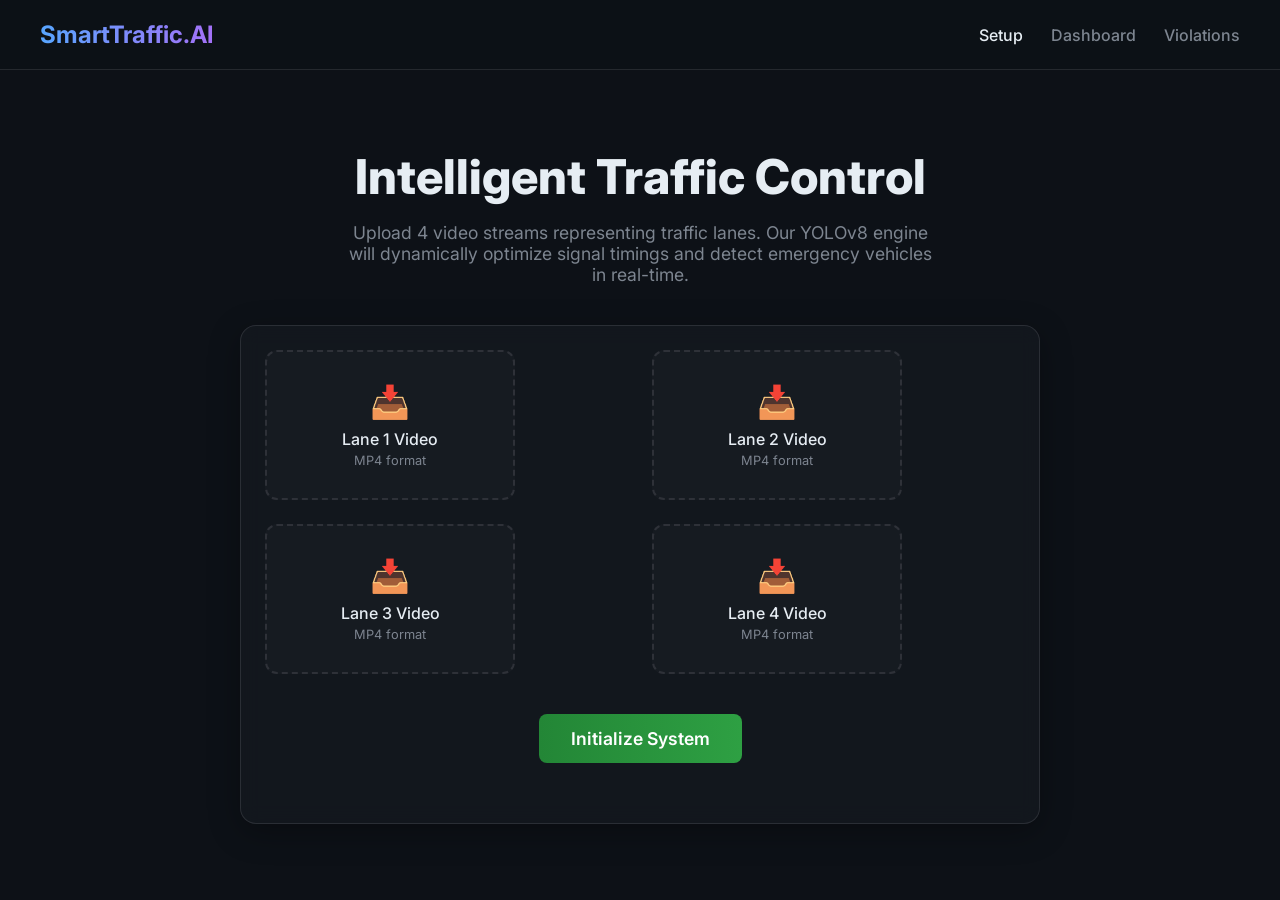
<file: index.html>
<!DOCTYPE html>
<html lang="en">
<head>
    <meta charset="UTF-8">
    <meta name="viewport" content="width=device-width, initial-scale=1.0">
    <title>AI Smart Traffic System</title>
    <link href="https://fonts.googleapis.com/css2?family=Inter:wght@400;500;600;700;800&display=swap" rel="stylesheet">
    <link rel="stylesheet" href="style.css">
</head>
<body>
    <nav>
        <h1>SmartTraffic.AI</h1>
        <div class="links">
            <a href="index.html" class="active">Setup</a>
            <a href="dashboard.html">Dashboard</a>
            <a href="rule_breakers.html">Violations</a>
        </div>
    </nav>
    
    <main class="hero">
        <h2>Intelligent Traffic Control</h2>
        <p>Upload 4 video streams representing traffic lanes. Our YOLOv8 engine will dynamically optimize signal timings and detect emergency vehicles in real-time.</p>
        
        <div class="glass-panel" style="width: 100%; max-width: 800px;">
            <div class="upload-grid">
                <!-- Lane 1 -->
                <label class="upload-box" id="box-1">
                    <span style="font-size: 2rem;">📥</span>
                    <span style="margin-top: 8px; font-weight: 500;">Lane 1 Video</span>
                    <span id="label-1" style="font-size: 0.8rem; color: var(--text-secondary); margin-top: 4px;">MP4 format</span>
                    <input type="file" id="file-1" accept="video/mp4" onchange="handleFileSelect(1)">
                </label>
                <!-- Lane 2 -->
                <label class="upload-box" id="box-2">
                    <span style="font-size: 2rem;">📥</span>
                    <span style="margin-top: 8px; font-weight: 500;">Lane 2 Video</span>
                    <span id="label-2" style="font-size: 0.8rem; color: var(--text-secondary); margin-top: 4px;">MP4 format</span>
                    <input type="file" id="file-2" accept="video/mp4" onchange="handleFileSelect(2)">
                </label>
                <!-- Lane 3 -->
                <label class="upload-box" id="box-3">
                    <span style="font-size: 2rem;">📥</span>
                    <span style="margin-top: 8px; font-weight: 500;">Lane 3 Video</span>
                    <span id="label-3" style="font-size: 0.8rem; color: var(--text-secondary); margin-top: 4px;">MP4 format</span>
                    <input type="file" id="file-3" accept="video/mp4" onchange="handleFileSelect(3)">
                </label>
                <!-- Lane 4 -->
                <label class="upload-box" id="box-4">
                    <span style="font-size: 2rem;">📥</span>
                    <span style="margin-top: 8px; font-weight: 500;">Lane 4 Video</span>
                    <span id="label-4" style="font-size: 0.8rem; color: var(--text-secondary); margin-top: 4px;">MP4 format</span>
                    <input type="file" id="file-4" accept="video/mp4" onchange="handleFileSelect(4)">
                </label>
            </div>
            
            <button class="btn-primary" id="start-btn" onclick="startSystem()">Initialize System</button>
            <div id="status-msg" style="margin-top: 16px; min-height: 20px;"></div>
        </div>
    </main>

    <script src="config.js"></script>
    <script src="script.js"></script>

</body>
</html>
</file>
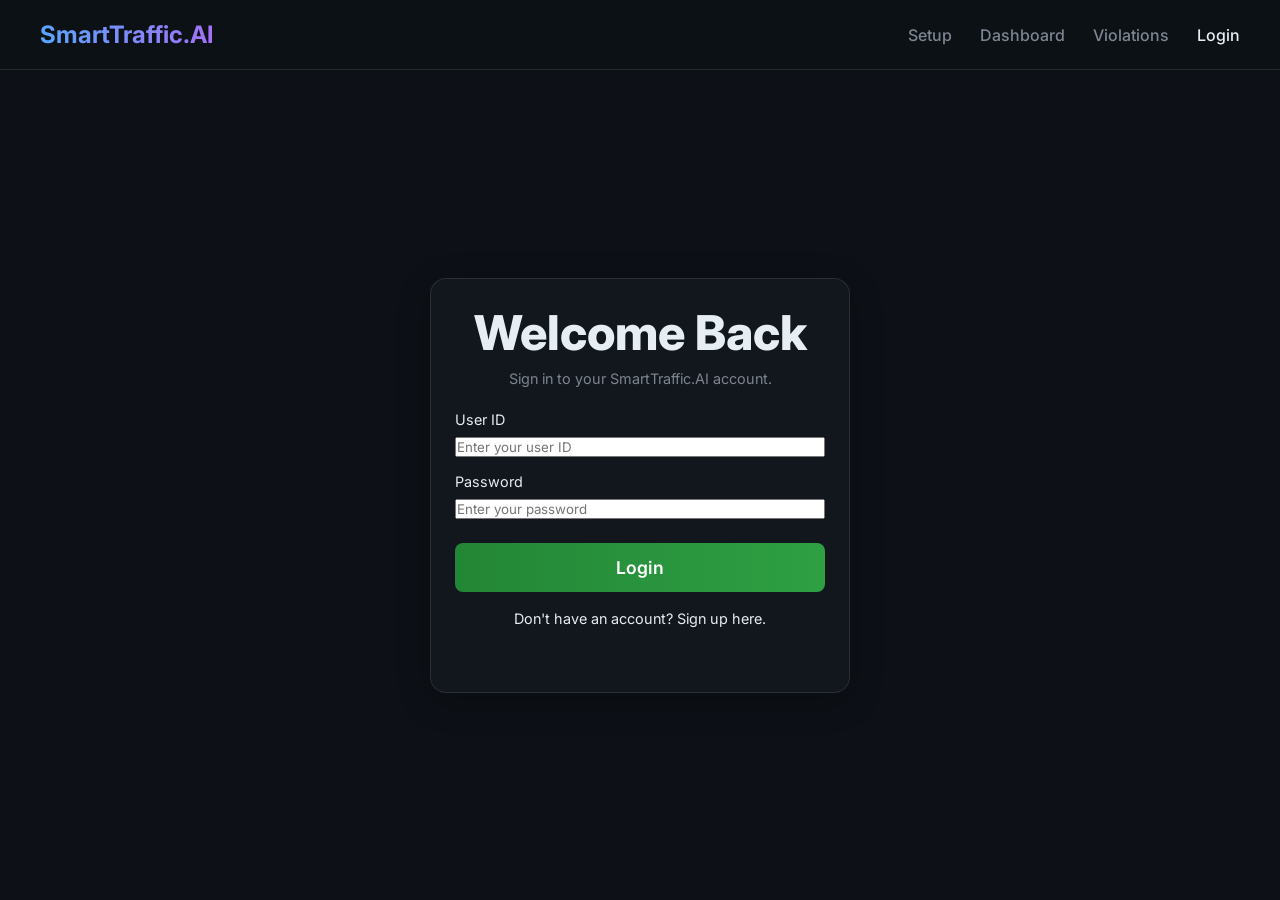
<file: login.html>
<!DOCTYPE html>
<html lang="en">
<head>
    <meta charset="UTF-8">
    <meta name="viewport" content="width=device-width, initial-scale=1.0">
    <title>Login — SmartTraffic.AI</title>
    <link href="https://fonts.googleapis.com/css2?family=Inter:wght@400;500;600;700&display=swap" rel="stylesheet">
    <link rel="stylesheet" href="style.css">
</head>
<body>
    <nav>
        <h1>SmartTraffic.AI</h1>
        <div class="links">
            <a href="index.html">Setup</a>
            <a href="dashboard.html">Dashboard</a>
            <a href="rule_breakers.html">Violations</a>
            <a href="login.html" class="active" id="nav-login-link">Login</a>
            <button type="button" id="nav-logout-btn" class="nav-link-btn" style="display:none" onclick="logout()">Logout</button>
        </div>
    </nav>

    <main class="hero">
        <div class="glass-panel" style="width: 100%; max-width: 420px; margin: 0 auto; text-align: left;">
            <h2 style="margin-bottom: 8px; text-align: center;">Welcome Back</h2>
            <p style="color: var(--text-secondary); font-size: 0.9rem; margin-bottom: 1.5rem; text-align: center;">
                Sign in to your SmartTraffic.AI account.
            </p>

            <!-- Success message from signup redirect -->
            <div id="signup-success-msg" style="display:none; background: rgba(0,200,81,0.1); border: 1px solid var(--green-light); border-radius: 8px; padding: 10px 14px; font-size: 0.88rem; color: var(--green-light); margin-bottom: 1rem; text-align:center;">
                ✅ Account created! Please log in.
            </div>

            <form id="login-form" onsubmit="submitLogin(event)" autocomplete="on">
                <label style="display:block; margin-bottom: 8px; font-size: 0.9rem;">User ID</label>
                <input type="text" id="user_id" name="user_id" required class="login-input"
                       placeholder="Enter your user ID" style="width:100%; margin-bottom: 1rem;" />

                <label style="display:block; margin-bottom: 8px; font-size: 0.9rem;">Password</label>
                <input type="password" id="password" name="password" required class="login-input"
                       placeholder="Enter your password" style="width:100%; margin-bottom: 1.5rem;" />

                <button type="submit" class="btn-primary" style="width:100%;" id="login-btn">Login</button>

                <div style="text-align: center; margin-top: 1rem;">
                    <a href="signup.html" style="font-size: 0.9rem; color: var(--blue-light); text-decoration: none;">
                        Don't have an account? Sign up here.
                    </a>
                </div>
            </form>

            <div id="login-msg" style="margin-top: 16px; min-height: 24px; font-size: 0.9rem; text-align: center;"></div>
        </div>
    </main>

    <script src="config.js"></script>
    <script src="script.js"></script>

    <script>
        // Show success banner if redirected from signup
        const params = new URLSearchParams(window.location.search);
        if (params.get('signup') === 'success') {
            document.getElementById('signup-success-msg').style.display = 'block';
        }

        // If already logged in, redirect to profile
        if (sessionStorage.getItem('token')) {
            window.location.href = 'profile.html';
        }

        async function submitLogin(e) {
            e.preventDefault();
            const msg = document.getElementById('login-msg');
            const btn = document.getElementById('login-btn');

            const user_id  = document.getElementById('user_id').value.trim();
            const password = document.getElementById('password').value;

            btn.disabled = true;
            btn.innerText = 'Logging in…';
            msg.innerText = '';

            try {
                const fd = new FormData();
                fd.append('user_id', user_id);
                fd.append('password', password);

                const res = await fetch(`${API_URL}/api/login`, {
                    method: 'POST',
                    body: fd
                });

                const data = await res.json().catch(() => ({}));

                if (!res.ok) {
                    throw new Error(data.detail || data.message || 'Invalid credentials');
                }

                // Store token and user info
                sessionStorage.setItem('token', data.token);
                sessionStorage.setItem('user_id', data.user_id);
                sessionStorage.setItem('role', data.role || 'user');

                msg.style.color = 'var(--green-light)';
                msg.innerText = '✅ Login successful! Redirecting…';

                window.location.href = 'profile.html';


            } catch (err) {
                msg.style.color = 'var(--red-light)';
                if (err.message === 'Failed to fetch') {
                    msg.innerText = '❌ Cannot reach server. Please ensure the backend is running.';
                } else {
                    msg.innerText = '❌ ' + (err.message || 'Login failed');
                }
                btn.disabled = false;
                btn.innerText = 'Login';
            }
        }

        function logout() {
            sessionStorage.clear();
            window.location.href = 'login.html';
        }
    </script>
</body>
</html>
</file>
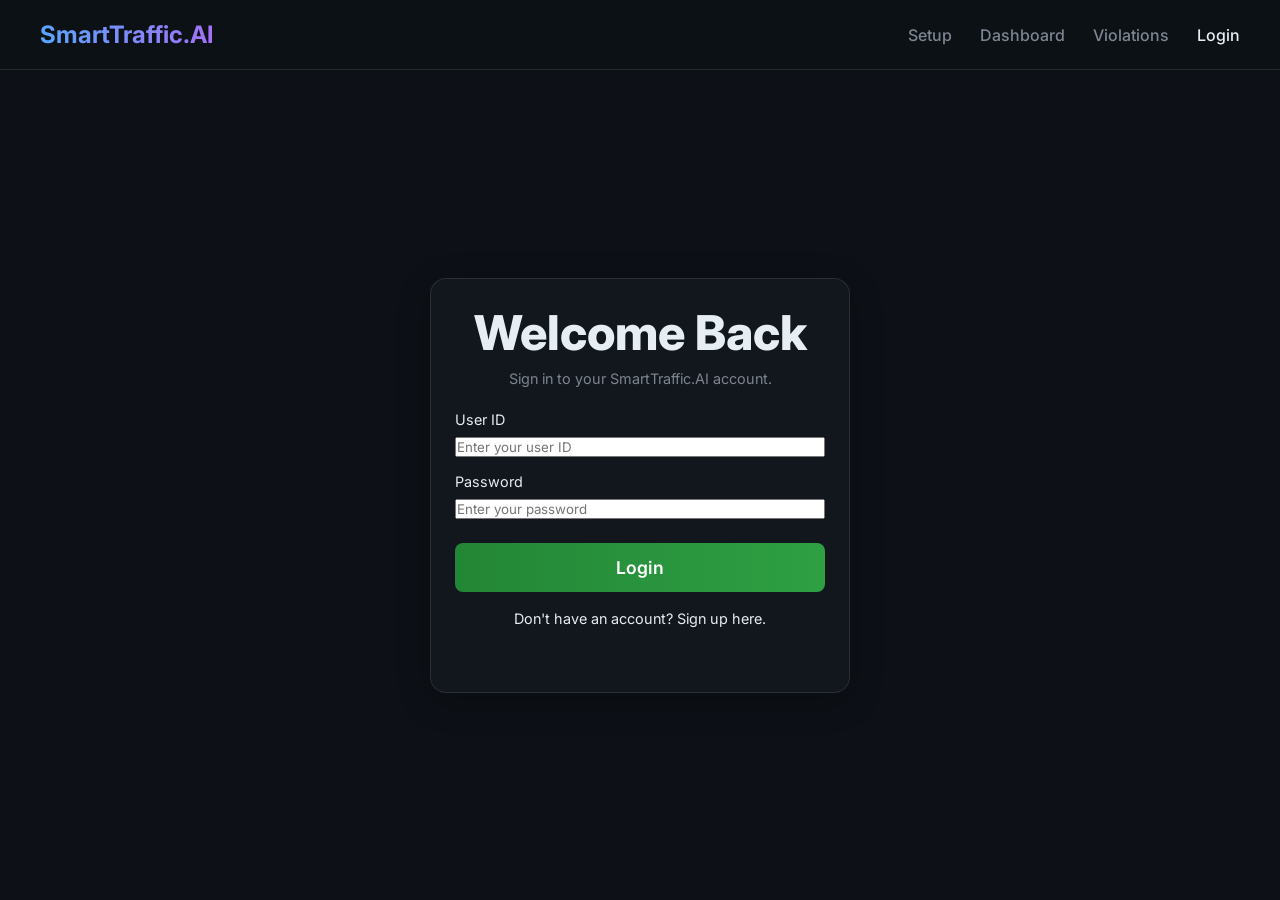
<file: profile.html>
<!DOCTYPE html>
<html lang="en">
<head>
    <meta charset="UTF-8">
    <meta name="viewport" content="width=device-width, initial-scale=1.0">
    <title>Profile — SmartTraffic.AI</title>
    <link href="https://fonts.googleapis.com/css2?family=Inter:wght@400;500;600;700&display=swap" rel="stylesheet">
    <link rel="stylesheet" href="style.css">
    <style>
        .profile-card { display: grid; grid-template-columns: 1fr 1fr; gap: 1rem; }
        .profile-field { display: flex; flex-direction: column; gap: 4px; }
        .profile-label { font-size: 0.78rem; color: var(--text-secondary); text-transform: uppercase; letter-spacing: 0.05em; }
        .profile-value { font-size: 1rem; font-weight: 500; color: var(--text-primary); }
        .role-badge { display: inline-block; padding: 3px 10px; border-radius: 999px; font-size: 0.75rem; font-weight: 600; letter-spacing: 0.05em; }
        .role-admin  { background: rgba(255,100,100,0.15); color: #ff6b6b; border: 1px solid rgba(255,100,100,0.3); }
        .role-user   { background: rgba(88,166,255,0.15); color: var(--blue-light); border: 1px solid rgba(88,166,255,0.3); }
        #profile-loading { text-align: center; color: var(--text-secondary); padding: 2rem 0; }
    </style>
</head>
<body>
    <nav>
        <h1>SmartTraffic.AI</h1>
        <div class="links">
            <a href="index.html" id="nav-upload-link" style="display:none">Setup</a>
            <a href="dashboard.html">Dashboard</a>
            <a href="rule_breakers.html">Violations</a>
            <a href="profile.html" class="active">Profile</a>
            <button type="button" id="nav-logout-btn" class="nav-link-btn" onclick="logout()">Logout</button>
        </div>
    </nav>

    <main class="hero">
        <div class="glass-panel" style="width: 100%; max-width: 560px; margin: 0 auto;">
            <div id="profile-loading">Loading your profile…</div>

            <div id="profile-content" style="display:none;">
                <div style="display:flex; align-items:center; gap: 1rem; margin-bottom: 1.5rem;">
                    <div style="width:56px; height:56px; border-radius:50%; background: var(--blue-light); display:flex; align-items:center; justify-content:center; font-size:1.5rem; font-weight:700; color:#0d1117;" id="avatar-initials">?</div>
                    <div>
                        <div style="font-size:1.25rem; font-weight:700;" id="profile-name">—</div>
                        <span class="role-badge" id="profile-role-badge">user</span>
                    </div>
                </div>

                <div class="profile-card">
                    <div class="profile-field">
                        <span class="profile-label">User ID</span>
                        <span class="profile-value" id="pf-userid">—</span>
                    </div>
                    <div class="profile-field">
                        <span class="profile-label">Region</span>
                        <span class="profile-value" id="pf-region">—</span>
                    </div>
                    <div class="profile-field">
                        <span class="profile-label">Phone</span>
                        <span class="profile-value" id="pf-phone">—</span>
                    </div>
                    <div class="profile-field">
                        <span class="profile-label">Experience</span>
                        <span class="profile-value" id="pf-experience">—</span>
                    </div>
                </div>

                <!-- Admin-only section -->
                <div id="admin-section" style="display:none; margin-top:1.5rem; padding-top:1.5rem; border-top: 1px solid rgba(255,255,255,0.08);">
                    <p style="font-size:0.85rem; color: var(--text-secondary); margin-bottom: 1rem;">
                        🔑 You have <strong>Admin</strong> access. You can manage the full traffic system.
                    </p>
                    <a href="index.html" class="btn-primary" style="text-decoration:none; display:inline-block;">
                        Go to System Setup →
                    </a>
                </div>
            </div>

            <div id="profile-error" style="display:none; color:var(--red-light); text-align:center; padding: 1rem 0;"></div>
        </div>
    </main>

    <script src="config.js"></script>
    <script src="script.js"></script>

    <script>
        const token = sessionStorage.getItem('token');

        // Not logged in → redirect to login
        if (!token) {
            window.location.href = 'login.html';
        }

        function logout() {
            sessionStorage.clear();
            window.location.href = 'login.html';
        }

        async function loadProfile() {
            const loadingEl = document.getElementById('profile-loading');
            const contentEl = document.getElementById('profile-content');
            const errorEl   = document.getElementById('profile-error');

            try {
                const res = await fetch(`${API_URL}/api/profile`, {
                    headers: { 'Authorization': `Bearer ${token}` }
                });

                if (res.status === 401) {
                    sessionStorage.clear();
                    window.location.href = 'login.html?expired=1';
                    return;
                }

                if (!res.ok) {
                    const d = await res.json().catch(() => ({}));
                    throw new Error(d.detail || 'Failed to load profile');
                }

                const user = await res.json();

                // Populate fields
                document.getElementById('profile-name').innerText =
                    `${user.first_name} ${user.last_name}`;
                document.getElementById('avatar-initials').innerText =
                    (user.first_name[0] + user.last_name[0]).toUpperCase();
                document.getElementById('pf-userid').innerText   = user.user_id;
                document.getElementById('pf-region').innerText   = user.region;
                document.getElementById('pf-phone').innerText    = user.phone;
                document.getElementById('pf-experience').innerText = user.experience + ' yrs';

                const roleBadge = document.getElementById('profile-role-badge');
                const role = (user.role || 'user').toLowerCase();
                roleBadge.innerText = role.toUpperCase();
                roleBadge.className = `role-badge role-${role}`;

                // Show setup link and admin section only for admins
                if (role === 'admin') {
                    document.getElementById('admin-section').style.display = 'block';
                    document.getElementById('nav-upload-link').style.display = 'inline';
                }

                loadingEl.style.display = 'none';
                contentEl.style.display = 'block';

            } catch (err) {
                loadingEl.style.display = 'none';
                errorEl.style.display   = 'block';
                if (err.message === 'Failed to fetch') {
                    errorEl.innerText = '❌ Cannot reach server. Please ensure the backend is running.';
                } else {
                    errorEl.innerText = '❌ ' + err.message;
                }
            }
        }

        loadProfile();
    </script>
</body>
</html>
</file>
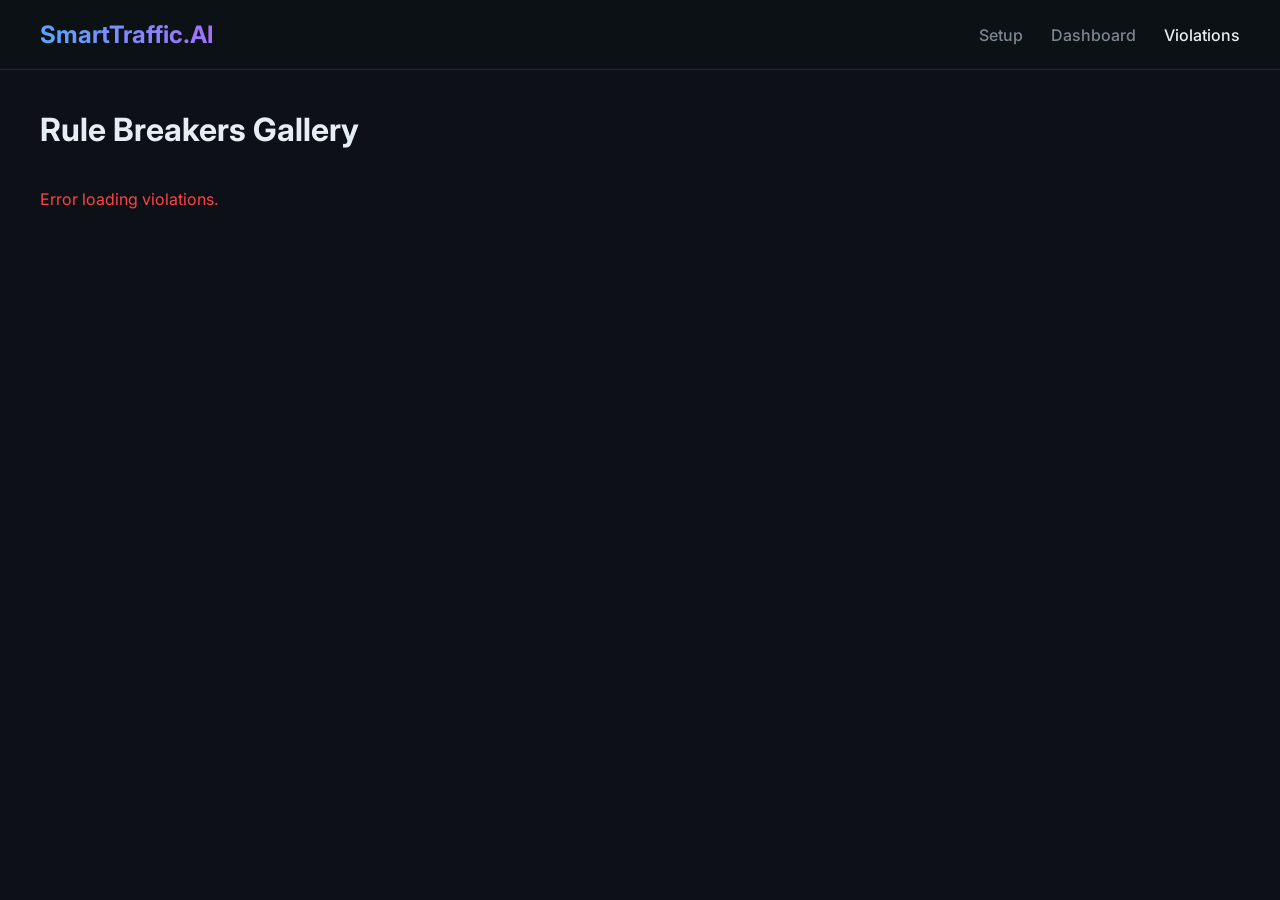
<file: rule_breakers.html>
<!DOCTYPE html>
<html lang="en">
<head>
    <meta charset="UTF-8">
    <meta name="viewport" content="width=device-width, initial-scale=1.0">
    <title>Zebra Crossing Violations - AI Smart Traffic</title>
    <link href="https://fonts.googleapis.com/css2?family=Inter:wght@400;500;600;700&display=swap" rel="stylesheet">
    <link rel="stylesheet" href="style.css">
</head>
<body>
    <nav>
        <h1>SmartTraffic.AI</h1>
        <div class="links">
            <a href="index.html">Setup</a>
            <a href="dashboard.html">Dashboard</a>
            <a href="rule_breakers.html" class="active">Violations</a>
        </div>
    </nav>
    
    <h2 class="page-title">Rule Breakers Gallery</h2>
    <div class="gallery" id="violation-gallery">
        <!-- populated by js -->
    </div>
    
    <script src="config.js"></script>
    <script src="script.js"></script>

</body>
</html>
</file>
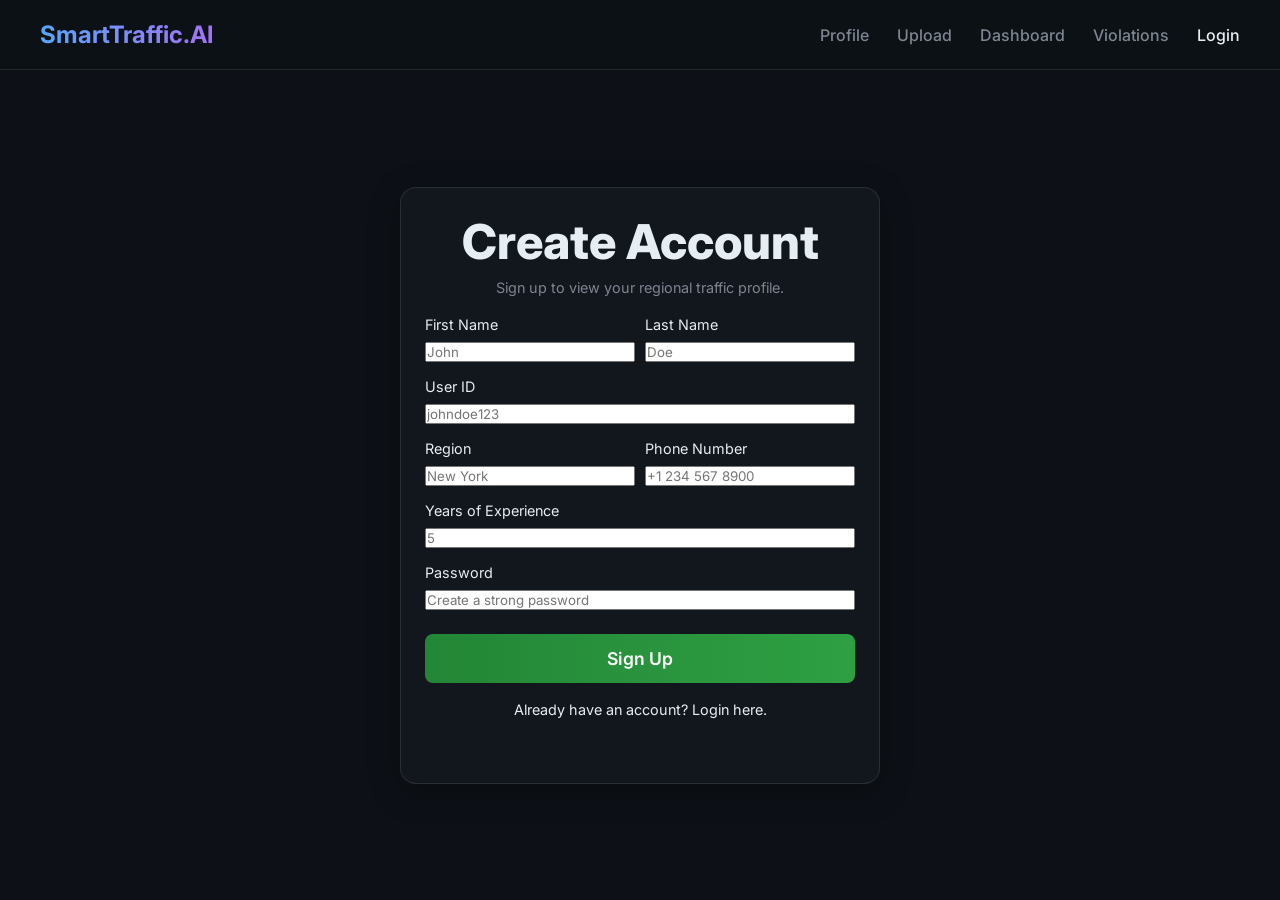
<file: signup.html>
<!DOCTYPE html>
<html lang="en">
<head>
    <meta charset="UTF-8">
    <meta name="viewport" content="width=device-width, initial-scale=1.0">
    <title>Sign Up — SmartTraffic.AI</title>
    <link href="https://fonts.googleapis.com/css2?family=Inter:wght@400;500;600;700&display=swap" rel="stylesheet">
    <link rel="stylesheet" href="style.css">
</head>
<body>
    <nav>
        <h1>SmartTraffic.AI</h1>
        <div class="links">
            <a href="profile.html">Profile</a>
            <a href="index.html" id="nav-upload-link">Upload</a>
            <a href="dashboard.html">Dashboard</a>
            <a href="rule_breakers.html">Violations</a>
            <a href="login.html" class="active" id="nav-login-link">Login</a>
            <button type="button" id="nav-logout-btn" class="nav-link-btn" style="display:none">Logout</button>
        </div>
    </nav>

    <main class="hero">
        <div class="glass-panel" style="width: 100%; max-width: 480px; margin: 0 auto; text-align: left;">
            <h2 style="margin-bottom: 8px; text-align: center;">Create Account</h2>
            <p style="color: var(--text-secondary); font-size: 0.9rem; margin-bottom: 1.25rem; text-align: center;">
                Sign up to view your regional traffic profile.
            </p>
            <form id="signup-form" onsubmit="submitSignup(event)" autocomplete="on">
                <div style="display: flex; gap: 10px; margin-bottom: 1rem;">
                    <div style="flex: 1;">
                        <label style="display:block; margin-bottom: 8px; font-size: 0.9rem;">First Name</label>
                        <input type="text" id="first_name" name="first_name" required class="login-input" placeholder="John" style="width:100%;" />
                    </div>
                    <div style="flex: 1;">
                        <label style="display:block; margin-bottom: 8px; font-size: 0.9rem;">Last Name</label>
                        <input type="text" id="last_name" name="last_name" required class="login-input" placeholder="Doe" style="width:100%;" />
                    </div>
                </div>

                <label style="display:block; margin-bottom: 8px; font-size: 0.9rem;">User ID</label>
                <input type="text" id="user_id" name="user_id" required class="login-input" placeholder="johndoe123" style="width:100%; margin-bottom: 1rem;" />

                <div style="display: flex; gap: 10px; margin-bottom: 1rem;">
                    <div style="flex: 1;">
                        <label style="display:block; margin-bottom: 8px; font-size: 0.9rem;">Region</label>
                        <input type="text" id="region" name="region" required class="login-input" placeholder="New York" style="width:100%;" />
                    </div>
                    <div style="flex: 1;">
                        <label style="display:block; margin-bottom: 8px; font-size: 0.9rem;">Phone Number</label>
                        <input type="tel" id="phone" name="phone" required class="login-input" placeholder="+1 234 567 8900" style="width:100%;" />
                    </div>
                </div>

                <label style="display:block; margin-bottom: 8px; font-size: 0.9rem;">Years of Experience</label>
                <input type="number" id="experience" name="experience" min="0" required class="login-input" placeholder="5" style="width:100%; margin-bottom: 1rem;" />

                <label style="display:block; margin-bottom: 8px; font-size: 0.9rem;">Password</label>
                <input type="password" id="password" name="password" required class="login-input" placeholder="Create a strong password" style="width:100%; margin-bottom: 1.5rem;" />

                <button type="submit" class="btn-primary" style="width:100%;" id="signup-btn">Sign Up</button>
                <div style="text-align: center; margin-top: 1rem;">
                    <a href="login.html" style="font-size: 0.9rem; color: var(--blue-light); text-decoration: none;">Already have an account? Login here.</a>
                </div>
            </form>
            <div id="signup-msg" style="margin-top: 16px; min-height: 24px; font-size: 0.9rem; text-align: center;"></div>
        </div>
    </main>
    <script src="config.js"></script>
    <script src="script.js"></script>

    <script>
        async function submitSignup(e) {
            e.preventDefault();
            const msg = document.getElementById("signup-msg");
            const btn = document.getElementById("signup-btn");
            const form = document.getElementById("signup-form");
            
            const fd = new FormData();
            fd.append("first_name", document.getElementById("first_name").value);
            fd.append("last_name", document.getElementById("last_name").value);
            fd.append("user_id", document.getElementById("user_id").value);
            fd.append("region", document.getElementById("region").value);
            fd.append("phone", document.getElementById("phone").value);
            fd.append("experience", document.getElementById("experience").value);
            fd.append("password", document.getElementById("password").value);
            
            btn.disabled = true;
            msg.innerText = "Creating account…";
            msg.style.color = "var(--text-secondary)";
            try {
                const r = await fetch(`${API_URL}/api/signup`, { method: "POST", body: fd, credentials: "include" });
                const data = await r.json().catch(() => ({}));
                if (!r.ok) throw new Error(data.detail || data.message || "Signup failed");
                msg.style.color = "var(--green-light)";
                msg.innerText = "Account created successfully. Redirecting to login…";
                
                // Clear query param redirect explicitly:
                window.location.href = "login.html?signup=success";

            } catch (err) {
                msg.style.color = "var(--red-light)";
                msg.innerText = err.message || "Signup failed";
                btn.disabled = false;
            }
        }
    </script>
</body>
</html>
</file>
<file: style.css>
:root {
  --bg-color: #0d1117;
  --glass-bg: rgba(22, 27, 34, 0.7);
  --glass-border: rgba(255, 255, 255, 0.1);
  --text-primary: #e6edf3;
  --text-secondary: #7d8590;
  --accent: #58a6ff;
  --red-light: #ff4444;
  --yellow-light: #ffbb33;
  --green-light: #00C851;
}

* {
  box-sizing: border-box;
  margin: 0;
  padding: 0;
  font-family: 'Inter', -apple-system, BlinkMacSystemFont, 'Segoe UI', Roboto, Helvetica, Arial, sans-serif;
}

body {
  background-color: var(--bg-color);
  color: var(--text-primary);
  min-height: 100vh;
  display: flex;
  flex-direction: column;
}

/* Glassmorphism Classes */
.glass-panel {
  background: var(--glass-bg);
  backdrop-filter: blur(10px);
  -webkit-backdrop-filter: blur(10px);
  border: 1px solid var(--glass-border);
  border-radius: 16px;
  padding: 24px;
  box-shadow: 0 8px 32px 0 rgba(0, 0, 0, 0.3);
}

/* Navbar */
nav {
  display: flex;
  justify-content: space-between;
  align-items: center;
  padding: 20px 40px;
  background: rgba(13, 17, 23, 0.9);
  border-bottom: 1px solid var(--glass-border);
  position: sticky;
  top: 0;
  z-index: 100;
}

nav h1 {
  font-size: 1.5rem;
  font-weight: 700;
  background: linear-gradient(90deg, #58a6ff, #A371F7);
  background-clip: text;
  -webkit-background-clip: text;
  -webkit-text-fill-color: transparent;
}

nav .links a {
  color: var(--text-secondary);
  text-decoration: none;
  margin-left: 24px;
  font-weight: 500;
  transition: color 0.3s;
}

nav .links a:hover,
nav .links a.active {
  color: var(--text-primary);
}

/* Upload Page */
.hero {
  flex: 1;
  display: flex;
  flex-direction: column;
  justify-content: center;
  align-items: center;
  text-align: center;
  padding: 40px;
}

.hero h2 {
  font-size: 3rem;
  margin-bottom: 16px;
  font-weight: 800;
}

.hero p {
  color: var(--text-secondary);
  font-size: 1.1rem;
  max-width: 600px;
  margin-bottom: 40px;
}

.upload-grid {
  display: grid;
  grid-template-columns: repeat(2, 1fr);
  gap: 24px;
  margin-bottom: 40px;
}

.upload-box {
  display: flex;
  flex-direction: column;
  align-items: center;
  justify-content: center;
  height: 150px;
  width: 250px;
  border: 2px dashed var(--glass-border);
  border-radius: 12px;
  cursor: pointer;
  transition: all 0.3s;
  background: rgba(255, 255, 255, 0.02);
}

.upload-box:hover,
.upload-box.dragover {
  border-color: var(--accent);
  background: rgba(88, 166, 255, 0.05);
}

.upload-box input {
  display: none;
}

.btn-primary {
  background: linear-gradient(90deg, #238636, #2ea043);
  color: white;
  border: none;
  padding: 14px 32px;
  font-size: 1.1rem;
  font-weight: 600;
  border-radius: 8px;
  cursor: pointer;
  transition: transform 0.2s, box-shadow 0.2s;
}

.btn-primary:hover {
  transform: translateY(-2px);
  box-shadow: 0 4px 12px rgba(46, 160, 67, 0.4);
}

.btn-primary:disabled {
  background: #333;
  color: #777;
  cursor: not-allowed;
  transform: none;
  box-shadow: none;
}

/* Dashboard Layout */
.dashboard-container {
  display: grid;
  grid-template-columns: 3fr 1fr;
  gap: 24px;
  padding: 24px 40px;
  flex: 1;
}

.video-grid {
  display: grid;
  grid-template-columns: repeat(2, 1fr);
  gap: 24px;
}

.video-panel {
  display: flex;
  flex-direction: column;
  gap: 12px;
}

.video-stream {
  width: 100%;
  aspect-ratio: 16/9;
  background: #000;
  border-radius: 8px;
  object-fit: cover;
  border: 1px solid rgba(255, 255, 255, 0.05);
}

.panel-header {
  display: flex;
  justify-content: space-between;
  align-items: center;
}

.panel-header h3 {
  font-size: 1.1rem;
  font-weight: 600;
}

.signal {
  display: flex;
  gap: 6px;
  background: #000;
  padding: 6px 12px;
  border-radius: 20px;
  border: 1px solid var(--glass-border);
}

.light {
  width: 16px;
  height: 16px;
  border-radius: 50%;
  background: #333;
  transition: all 0.3s;
}

.light.red.active {
  background: var(--red-light);
  box-shadow: 0 0 10px var(--red-light);
}

.light.yellow.active {
  background: var(--yellow-light);
  box-shadow: 0 0 10px var(--yellow-light);
}

.light.green.active {
  background: var(--green-light);
  box-shadow: 0 0 10px var(--green-light);
}

.side-panel {
  display: flex;
  flex-direction: column;
  gap: 24px;
}

.log-container {
  flex: 1;
  overflow-y: auto;
  font-family: 'Courier New', Courier, monospace;
  font-size: 0.85rem;
  display: flex;
  flex-direction: column;
  gap: 8px;
  background: rgba(0, 0, 0, 0.5);
  padding: 12px;
  border-radius: 8px;
  border: 1px inset var(--glass-border);
  height: 300px;
}

.log-item {
  color: var(--text-secondary);
}

.log-item.emergency {
  color: var(--red-light);
  font-weight: bold;
}

.log-item.change {
  color: var(--green-light);
}

.chart-container {
  background: rgba(0, 0, 0, 0.5);
  border-radius: 8px;
  border: 1px solid var(--glass-border);
  padding: 12px;
  height: 250px;
}

/* Rule Breakers */
.page-title {
  padding: 40px 40px 0;
  font-size: 2rem;
  font-weight: 700;
}

.gallery {
  display: grid;
  grid-template-columns: repeat(auto-fill, minmax(300px, 1fr));
  gap: 24px;
  padding: 40px;
}

.card {
  transition: transform 0.2s;
}

.card:hover {
  transform: translateY(-5px);
}

.card img {
  width: 100%;
  aspect-ratio: 16/9;
  object-fit: cover;
  border-radius: 8px;
  margin-bottom: 12px;
  border: 1px solid rgba(255, 255, 255, 0.1);
}

.card .details {
  display: flex;
  justify-content: space-between;
  color: var(--text-secondary);
  font-size: 0.9rem;
}

.card .badge {
  background: rgba(255, 68, 68, 0.1);
  color: var(--red-light);
  padding: 2px 8px;
  border-radius: 12px;
  font-size: 0.8rem;
  font-weight: bold;
}
</file>
